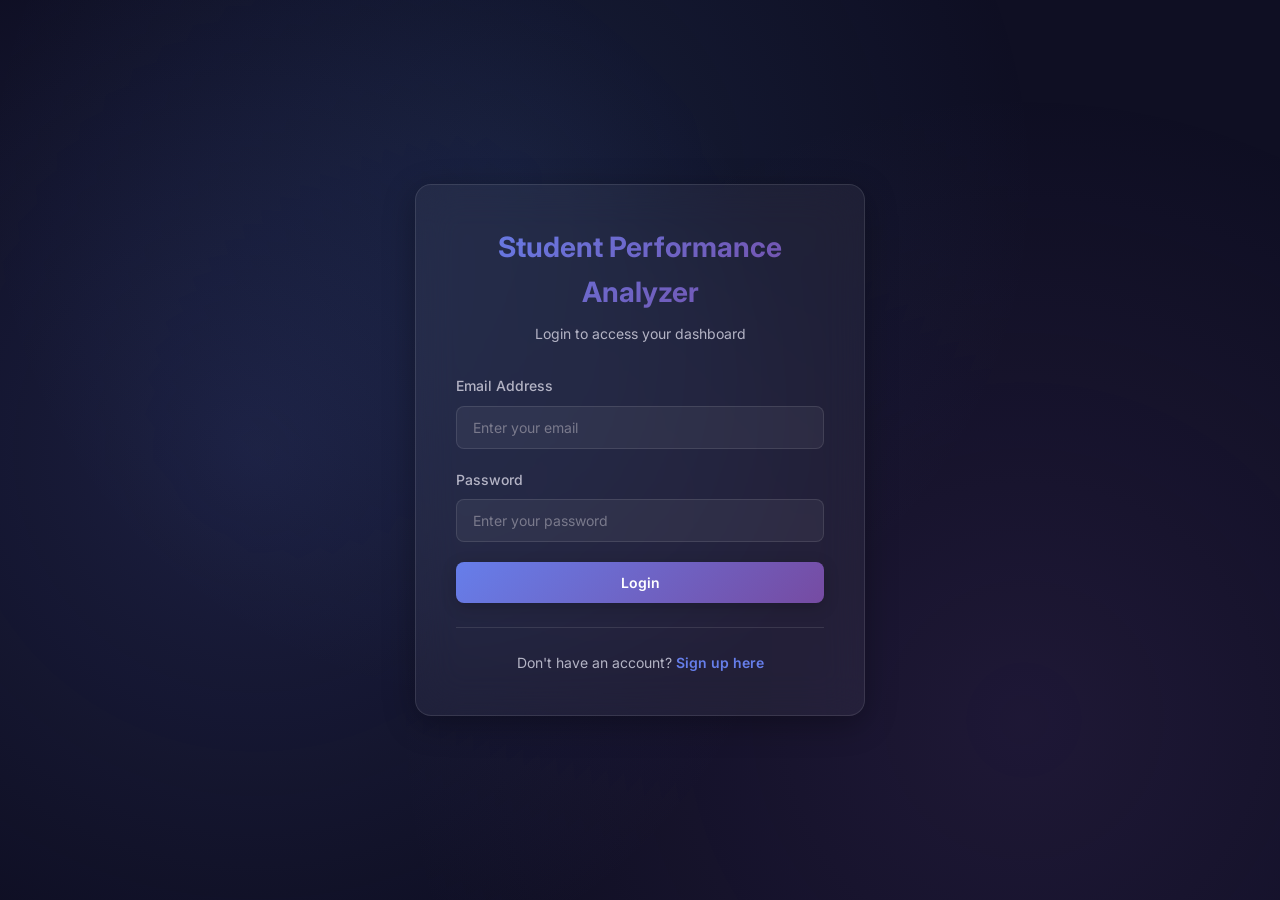
<file: frontend/index.html>
<!DOCTYPE html>
<html lang="en">

<head>
    <meta charset="UTF-8">
    <meta name="viewport" content="width=device-width, initial-scale=1.0">
    <title>Login - Student Performance Analyzer</title>
    <link rel="stylesheet" href="css/style.css">
</head>

<body>
    <div class="auth-container">
        <div class="auth-card">
            <div class="auth-header">
                <h1>Student Performance Analyzer</h1>
                <p>Login to access your dashboard</p>
            </div>

            <div id="errorContainer"></div>

            <form id="loginForm">
                <div class="form-group">
                    <label for="email">Email Address</label>
                    <input type="email" id="email" class="form-input" placeholder="Enter your email" required>
                </div>

                <div class="form-group">
                    <label for="password">Password</label>
                    <input type="password" id="password" class="form-input" placeholder="Enter your password" required>
                </div>

                <button type="submit" class="btn btn-primary" id="loginBtn">
                    <span id="loginBtnText">Login</span>
                    <span id="loginBtnLoading" class="loading hidden"></span>
                </button>
            </form>

            <div class="auth-footer">
                Don't have an account? <a href="signup.html">Sign up here</a>
            </div>
        </div>
    </div>

    <script src="js/config.js"></script>
    <script src="js/auth.js"></script>
</body>

</html>
</file>
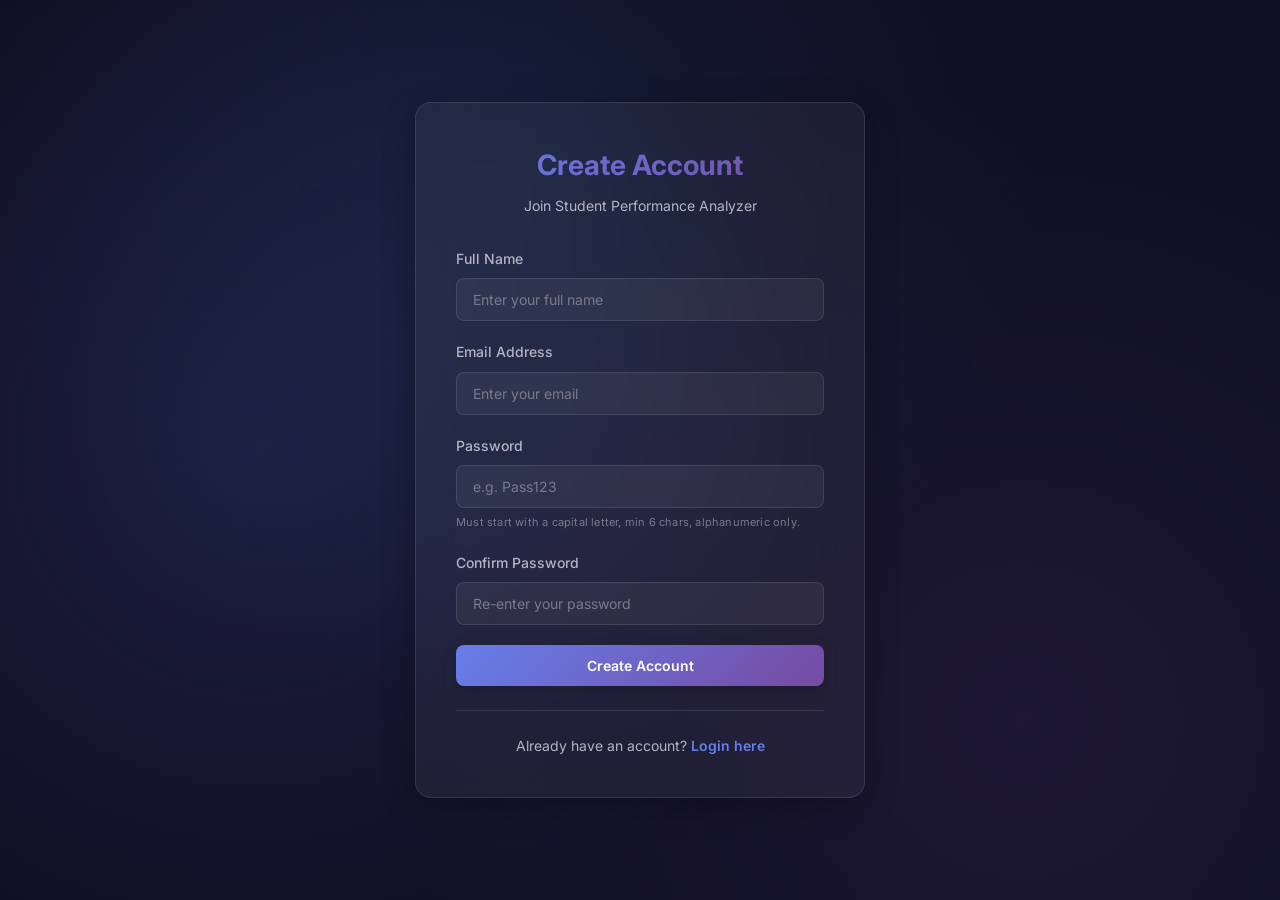
<file: frontend/signup.html>
<!DOCTYPE html>
<html lang="en">

<head>
    <meta charset="UTF-8">
    <meta name="viewport" content="width=device-width, initial-scale=1.0">
    <title>Sign Up - Student Performance Analyzer</title>
    <link rel="stylesheet" href="css/style.css">
</head>

<body>
    <div class="auth-container">
        <div class="auth-card">
            <div class="auth-header">
                <h1>Create Account</h1>
                <p>Join Student Performance Analyzer</p>
            </div>

            <div id="errorContainer"></div>
            <div id="successContainer"></div>

            <form id="signupForm">
                <div class="form-group">
                    <label for="fullName">Full Name</label>
                    <input type="text" id="fullName" class="form-input" placeholder="Enter your full name" required>
                </div>

                <div class="form-group">
                    <label for="email">Email Address</label>
                    <input type="email" id="email" class="form-input" placeholder="Enter your email" required>
                </div>

                <div class="form-group">
                    <label for="password">Password</label>
                    <input type="password" id="password" class="form-input" placeholder="e.g. Pass123"
                        pattern="^[A-Z][a-zA-Z0-9]{5,}$"
                        title="Must be at least 6 characters, start with a capital letter, and contain only letters and numbers."
                        required>
                    <small class="form-hint">Must start with a capital letter, min 6 chars, alphanumeric only.</small>
                </div>

                <div class="form-group">
                    <label for="confirmPassword">Confirm Password</label>
                    <input type="password" id="confirmPassword" class="form-input" placeholder="Re-enter your password"
                        required>
                </div>

                <button type="submit" class="btn btn-primary" id="signupBtn">
                    <span id="signupBtnText">Create Account</span>
                    <span id="signupBtnLoading" class="loading hidden"></span>
                </button>
            </form>

            <div class="auth-footer">
                Already have an account? <a href="index.html">Login here</a>
            </div>
        </div>
    </div>

    <script src="js/config.js"></script>
    <script src="js/auth.js"></script>
</body>

</html>
</file>
<file: frontend/css/style.css>
/* Student Performance Analyzer - Premium Styling */

/* Import Google Fonts */
@import url('https://fonts.googleapis.com/css2?family=Inter:wght@300;400;500;600;700;800&display=swap');

/* CSS Variables for consistent theming */
:root {
    --primary-gradient: linear-gradient(135deg, #667eea 0%, #764ba2 100%);
    --secondary-gradient: linear-gradient(135deg, #f093fb 0%, #f5576c 100%);
    --success-gradient: linear-gradient(135deg, #4facfe 0%, #00f2fe 100%);
    --warning-gradient: linear-gradient(135deg, #fa709a 0%, #fee140 100%);

    --bg-dark: #0f0f23;
    --bg-card: rgba(255, 255, 255, 0.05);
    --bg-card-hover: rgba(255, 255, 255, 0.08);

    --text-primary: #ffffff;
    --text-secondary: #b4b4c5;
    --text-muted: #7a7a8c;

    --border-color: rgba(255, 255, 255, 0.1);
    --shadow-sm: 0 2px 8px rgba(0, 0, 0, 0.1);
    --shadow-md: 0 4px 16px rgba(0, 0, 0, 0.2);
    --shadow-lg: 0 8px 32px rgba(0, 0, 0, 0.3);

    --radius-sm: 8px;
    --radius-md: 12px;
    --radius-lg: 16px;

    --transition: all 0.3s cubic-bezier(0.4, 0, 0.2, 1);
}

/* Global Styles */
* {
    margin: 0;
    padding: 0;
    box-sizing: border-box;
}

body {
    font-family: 'Inter', -apple-system, BlinkMacSystemFont, 'Segoe UI', sans-serif;
    background: var(--bg-dark);
    color: var(--text-primary);
    line-height: 1.6;
    min-height: 100vh;
    overflow-x: hidden;
}

/* Animated background */
body::before {
    content: '';
    position: fixed;
    top: 0;
    left: 0;
    width: 100%;
    height: 100%;
    background:
        radial-gradient(circle at 20% 50%, rgba(102, 126, 234, 0.15) 0%, transparent 50%),
        radial-gradient(circle at 80% 80%, rgba(118, 75, 162, 0.15) 0%, transparent 50%),
        radial-gradient(circle at 40% 20%, rgba(74, 144, 226, 0.1) 0%, transparent 50%);
    z-index: -1;
    animation: backgroundShift 20s ease infinite;
}

@keyframes backgroundShift {

    0%,
    100% {
        opacity: 1;
    }

    50% {
        opacity: 0.8;
    }
}

/* Container */
.container {
    max-width: 1200px;
    margin: 0 auto;
    padding: 20px;
}

/* Auth Pages Container */
.auth-container {
    min-height: 100vh;
    display: flex;
    align-items: center;
    justify-content: center;
    padding: 20px;
}

.auth-card {
    background: var(--bg-card);
    backdrop-filter: blur(20px);
    border: 1px solid var(--border-color);
    border-radius: var(--radius-lg);
    padding: 40px;
    width: 100%;
    max-width: 450px;
    box-shadow: var(--shadow-lg);
    animation: slideUp 0.5s ease;
}

@keyframes slideUp {
    from {
        opacity: 0;
        transform: translateY(30px);
    }

    to {
        opacity: 1;
        transform: translateY(0);
    }
}

.auth-header {
    text-align: center;
    margin-bottom: 30px;
}

.auth-header h1 {
    font-size: 28px;
    font-weight: 700;
    background: var(--primary-gradient);
    -webkit-background-clip: text;
    -webkit-text-fill-color: transparent;
    background-clip: text;
    margin-bottom: 8px;
}

.auth-header p {
    color: var(--text-secondary);
    font-size: 14px;
}

/* Form Styles */
.form-group {
    margin-bottom: 20px;
}

.form-group label {
    display: block;
    margin-bottom: 8px;
    font-weight: 500;
    font-size: 14px;
    color: var(--text-secondary);
}

.form-input {
    width: 100%;
    padding: 12px 16px;
    background: rgba(255, 255, 255, 0.05);
    border: 1px solid var(--border-color);
    border-radius: var(--radius-sm);
    color: var(--text-primary);
    font-size: 14px;
    transition: var(--transition);
    font-family: inherit;
}

.form-input:focus {
    outline: none;
    border-color: #667eea;
    background: rgba(255, 255, 255, 0.08);
    box-shadow: 0 0 0 3px rgba(102, 126, 234, 0.1);
}

.form-input::placeholder {
    color: var(--text-muted);
}

.form-hint {
    display: block;
    margin-top: 6px;
    color: var(--text-muted);
    font-size: 11px;
    letter-spacing: 0.2px;
}

/* Buttons */
.btn {
    padding: 12px 24px;
    border: none;
    border-radius: var(--radius-sm);
    font-size: 14px;
    font-weight: 600;
    cursor: pointer;
    transition: var(--transition);
    font-family: inherit;
    display: inline-flex;
    align-items: center;
    justify-content: center;
    gap: 8px;
}

.btn-primary {
    background: var(--primary-gradient);
    color: white;
    width: 100%;
    box-shadow: var(--shadow-md);
}

.btn-primary:hover {
    transform: translateY(-2px);
    box-shadow: var(--shadow-lg);
}

.btn-primary:active {
    transform: translateY(0);
}

.btn-secondary {
    background: rgba(255, 255, 255, 0.05);
    color: var(--text-primary);
    border: 1px solid var(--border-color);
}

.btn-secondary:hover {
    background: rgba(255, 255, 255, 0.08);
}

.btn-success {
    background: var(--success-gradient);
    color: white;
}

.btn-success:hover {
    transform: translateY(-2px);
    box-shadow: var(--shadow-md);
}

/* Error Messages */
.error-message {
    background: rgba(245, 87, 108, 0.1);
    border: 1px solid rgba(245, 87, 108, 0.3);
    color: #ff6b6b;
    padding: 12px;
    border-radius: var(--radius-sm);
    margin-bottom: 20px;
    font-size: 14px;
}

.error-list {
    list-style: none;
    margin: 0;
    padding: 0;
}

.error-list li {
    padding: 4px 0;
}

.error-list li::before {
    content: '⚠ ';
    margin-right: 4px;
}

/* Success Messages */
.success-message {
    background: rgba(75, 192, 192, 0.1);
    border: 1px solid rgba(75, 192, 192, 0.3);
    color: #4bc0c0;
    padding: 12px;
    border-radius: var(--radius-sm);
    margin-bottom: 20px;
    font-size: 14px;
}

/* Auth Footer */
.auth-footer {
    text-align: center;
    margin-top: 24px;
    padding-top: 24px;
    border-top: 1px solid var(--border-color);
    color: var(--text-secondary);
    font-size: 14px;
}

.auth-footer a {
    color: #667eea;
    text-decoration: none;
    font-weight: 600;
    transition: var(--transition);
}

.auth-footer a:hover {
    color: #764ba2;
}

/* Dashboard Layout */
.dashboard {
    min-height: 100vh;
    display: flex;
    flex-direction: column;
}

/* Navigation Bar */
.navbar {
    background: var(--bg-card);
    backdrop-filter: blur(20px);
    border-bottom: 1px solid var(--border-color);
    padding: 16px 0;
    position: sticky;
    top: 0;
    z-index: 100;
}

.navbar-content {
    max-width: 1400px;
    margin: 0 auto;
    padding: 0 24px;
    display: flex;
    align-items: center;
    justify-content: space-between;
}

.navbar-brand {
    font-size: 20px;
    font-weight: 700;
    background: var(--primary-gradient);
    -webkit-background-clip: text;
    -webkit-text-fill-color: transparent;
    background-clip: text;
}

.navbar-tabs {
    display: flex;
    gap: 8px;
}

.nav-tab {
    padding: 8px 20px;
    background: transparent;
    border: none;
    color: var(--text-secondary);
    font-size: 14px;
    font-weight: 500;
    cursor: pointer;
    border-radius: var(--radius-sm);
    transition: var(--transition);
}

.nav-tab:hover {
    background: rgba(255, 255, 255, 0.05);
    color: var(--text-primary);
}

.nav-tab.active {
    background: var(--primary-gradient);
    color: white;
}

.navbar-profile {
    position: relative;
}

.profile-button {
    width: 40px;
    height: 40px;
    border-radius: 50%;
    background: var(--primary-gradient);
    border: 2px solid var(--border-color);
    display: flex;
    align-items: center;
    justify-content: center;
    cursor: pointer;
    font-weight: 600;
    font-size: 16px;
    transition: var(--transition);
}

.profile-button:hover {
    transform: scale(1.05);
    box-shadow: var(--shadow-md);
}

.profile-dropdown {
    position: absolute;
    top: 50px;
    right: 0;
    background: var(--bg-card);
    backdrop-filter: blur(20px);
    border: 1px solid var(--border-color);
    border-radius: var(--radius-md);
    padding: 8px;
    min-width: 200px;
    box-shadow: var(--shadow-lg);
    display: none;
    animation: slideDown 0.3s ease;
}

@keyframes slideDown {
    from {
        opacity: 0;
        transform: translateY(-10px);
    }

    to {
        opacity: 1;
        transform: translateY(0);
    }
}

.profile-dropdown.show {
    display: block;
}

.profile-dropdown-item {
    padding: 10px 16px;
    color: var(--text-secondary);
    text-decoration: none;
    display: block;
    border-radius: var(--radius-sm);
    transition: var(--transition);
    cursor: pointer;
    font-size: 14px;
}

.profile-dropdown-item:hover {
    background: rgba(255, 255, 255, 0.05);
    color: var(--text-primary);
}

/* Dashboard Content */
.dashboard-content {
    flex: 1;
    max-width: 1400px;
    margin: 0 auto;
    padding: 32px 24px;
    width: 100%;
}

/* Page Header */
.page-header {
    margin-bottom: 32px;
}

.page-header h1 {
    font-size: 32px;
    font-weight: 700;
    margin-bottom: 8px;
}

.page-header p {
    color: var(--text-secondary);
    font-size: 16px;
}

/* Cards */
.card {
    background: var(--bg-card);
    backdrop-filter: blur(20px);
    border: 1px solid var(--border-color);
    border-radius: var(--radius-lg);
    padding: 24px;
    box-shadow: var(--shadow-md);
    transition: var(--transition);
}

.card:hover {
    border-color: rgba(255, 255, 255, 0.15);
    box-shadow: var(--shadow-lg);
}

.card-header {
    margin-bottom: 20px;
}

.card-header h2 {
    font-size: 20px;
    font-weight: 600;
    margin-bottom: 4px;
}

.card-header p {
    color: var(--text-secondary);
    font-size: 14px;
}

/* Grid Layouts */
.grid {
    display: grid;
    gap: 24px;
}

.grid-2 {
    grid-template-columns: repeat(auto-fit, minmax(300px, 1fr));
}

.grid-3 {
    grid-template-columns: repeat(auto-fit, minmax(250px, 1fr));
}

.grid-4 {
    grid-template-columns: repeat(auto-fit, minmax(200px, 1fr));
}

/* Summary Cards */
.summary-card {
    background: var(--bg-card);
    backdrop-filter: blur(20px);
    border: 1px solid var(--border-color);
    border-radius: var(--radius-md);
    padding: 24px;
    text-align: center;
    transition: var(--transition);
    position: relative;
    overflow: hidden;
}

.summary-card::before {
    content: '';
    position: absolute;
    top: 0;
    left: 0;
    right: 0;
    height: 4px;
    background: var(--primary-gradient);
}

.summary-card:hover {
    transform: translateY(-4px);
    box-shadow: var(--shadow-lg);
}

.summary-card-icon {
    font-size: 32px;
    margin-bottom: 12px;
}

.summary-card-value {
    font-size: 28px;
    font-weight: 700;
    margin-bottom: 4px;
}

.summary-card-label {
    color: var(--text-secondary);
    font-size: 14px;
}

/* Chart Container */
.chart-container {
    position: relative;
    height: 350px;
    width: 100%;
    margin-top: 20px;
}

.chart-container.compact {
    height: 250px;
}

.chart-container canvas {
    max-height: 100%;
    width: 100% !important;
    height: auto !important;
}

/* Action Buttons */
.action-buttons {
    display: flex;
    gap: 16px;
    margin-top: 24px;
    flex-wrap: wrap;
}

/* Profile Form */
.profile-form {
    max-width: 600px;
}

.form-row {
    display: grid;
    grid-template-columns: 1fr 1fr;
    gap: 16px;
}

select.form-input {
    cursor: pointer;
}

select.form-input option {
    background: #1a1a2e;
    color: var(--text-primary);
    padding: 8px;
}

select.form-input option:hover {
    background: #2a2a3e;
}

/* Performance Analyzer */
.subjects-container {
    margin-bottom: 20px;
}

.subject-row {
    display: grid;
    grid-template-columns: 1fr 1fr auto;
    gap: 12px;
    margin-bottom: 12px;
    align-items: end;
}

.btn-remove {
    padding: 12px 16px;
    background: rgba(245, 87, 108, 0.1);
    border: 1px solid rgba(245, 87, 108, 0.3);
    color: #ff6b6b;
    border-radius: var(--radius-sm);
    cursor: pointer;
    transition: var(--transition);
}

.btn-remove:hover {
    background: rgba(245, 87, 108, 0.2);
}

.btn-add {
    background: rgba(75, 192, 192, 0.1);
    border: 1px solid rgba(75, 192, 192, 0.3);
    color: #4bc0c0;
    padding: 10px 20px;
    border-radius: var(--radius-sm);
    cursor: pointer;
    transition: var(--transition);
    font-weight: 500;
}

.btn-add:hover {
    background: rgba(75, 192, 192, 0.2);
}

/* Analysis Results */
.analysis-results {
    margin-top: 32px;
    display: none;
}

.analysis-results.show {
    display: block;
    animation: slideUp 0.5s ease;
}

.score-display {
    text-align: center;
    padding: 40px;
    background: var(--primary-gradient);
    border-radius: var(--radius-lg);
    height: 100%;
    display: flex;
    flex-direction: column;
    justify-content: center;
    align-items: center;
}

.score-value {
    font-size: 84px;
    font-weight: 800;
    line-height: 1;
    margin-bottom: 12px;
}

.score-category {
    font-size: 24px;
    font-weight: 600;
    opacity: 0.9;
}

.explanation-box {
    background: rgba(255, 255, 255, 0.03);
    border: 1px solid var(--border-color);
    border-radius: var(--radius-md);
    padding: 20px;
    margin-bottom: 24px;
}

.suggestions-list {
    list-style: none;
}

.suggestions-list li {
    padding: 12px;
    background: rgba(255, 255, 255, 0.03);
    border-left: 3px solid #667eea;
    border-radius: var(--radius-sm);
    margin-bottom: 12px;
    transition: var(--transition);
}

.suggestions-list li:hover {
    background: rgba(255, 255, 255, 0.05);
    transform: translateX(4px);
}

/* Chat Interface */
.chat-container {
    display: flex;
    flex-direction: column;
    height: calc(100vh - 200px);
    max-height: 700px;
}

.chat-messages {
    flex: 1;
    overflow-y: auto;
    padding: 20px;
    display: flex;
    flex-direction: column;
    gap: 16px;
}

.chat-message {
    display: flex;
    gap: 12px;
    animation: slideUp 0.3s ease;
}

.chat-message.user {
    flex-direction: row-reverse;
}

.message-avatar {
    width: 36px;
    height: 36px;
    border-radius: 50%;
    display: flex;
    align-items: center;
    justify-content: center;
    font-weight: 600;
    font-size: 14px;
    flex-shrink: 0;
}

.message-avatar.user {
    background: var(--primary-gradient);
}

.message-avatar.assistant {
    background: var(--success-gradient);
}

.message-content {
    max-width: 70%;
    padding: 12px 16px;
    border-radius: var(--radius-md);
    line-height: 1.5;
    white-space: pre-wrap;
}

.chat-message.user .message-content {
    background: var(--primary-gradient);
}

.chat-message.assistant .message-content {
    background: rgba(255, 255, 255, 0.05);
    border: 1px solid var(--border-color);
}

.chat-input-container {
    padding: 20px;
    border-top: 1px solid var(--border-color);
    background: var(--bg-card);
}

.chat-input-form {
    display: flex;
    gap: 12px;
}

.chat-input {
    flex: 1;
}

.btn-send {
    padding: 12px 24px;
    background: var(--primary-gradient);
    color: white;
    border: none;
    border-radius: var(--radius-sm);
    cursor: pointer;
    font-weight: 600;
    transition: var(--transition);
}

.btn-send:hover {
    transform: translateY(-2px);
    box-shadow: var(--shadow-md);
}

/* Loading Spinner */
.loading {
    display: inline-block;
    width: 20px;
    height: 20px;
    border: 3px solid rgba(255, 255, 255, 0.3);
    border-radius: 50%;
    border-top-color: white;
    animation: spin 0.8s linear infinite;
}

@keyframes spin {
    to {
        transform: rotate(360deg);
    }
}

/* Scrollbar Styling */
::-webkit-scrollbar {
    width: 8px;
    height: 8px;
}

::-webkit-scrollbar-track {
    background: rgba(255, 255, 255, 0.05);
}

::-webkit-scrollbar-thumb {
    background: rgba(255, 255, 255, 0.2);
    border-radius: 4px;
}

::-webkit-scrollbar-thumb:hover {
    background: rgba(255, 255, 255, 0.3);
}

/* Responsive Design */
@media (max-width: 768px) {
    .auth-card {
        padding: 30px 24px;
    }

    .navbar-tabs {
        display: none;
    }

    .form-row {
        grid-template-columns: 1fr;
    }

    .subject-row {
        grid-template-columns: 1fr;
    }

    .action-buttons {
        flex-direction: column;
    }

    .btn {
        width: 100%;
    }

    .message-content {
        max-width: 85%;
    }
}

/* Utility Classes */
.hidden {
    display: none !important;
}

.text-center {
    text-align: center;
}

.mt-1 {
    margin-top: 8px;
}

.mt-2 {
    margin-top: 16px;
}

.mt-3 {
    margin-top: 24px;
}

.mt-4 {
    margin-top: 32px;
}

.mb-1 {
    margin-bottom: 8px;
}

.mb-2 {
    margin-bottom: 16px;
}

.mb-3 {
    margin-bottom: 24px;
}

.mb-4 {
    margin-bottom: 32px;
}
</file>
